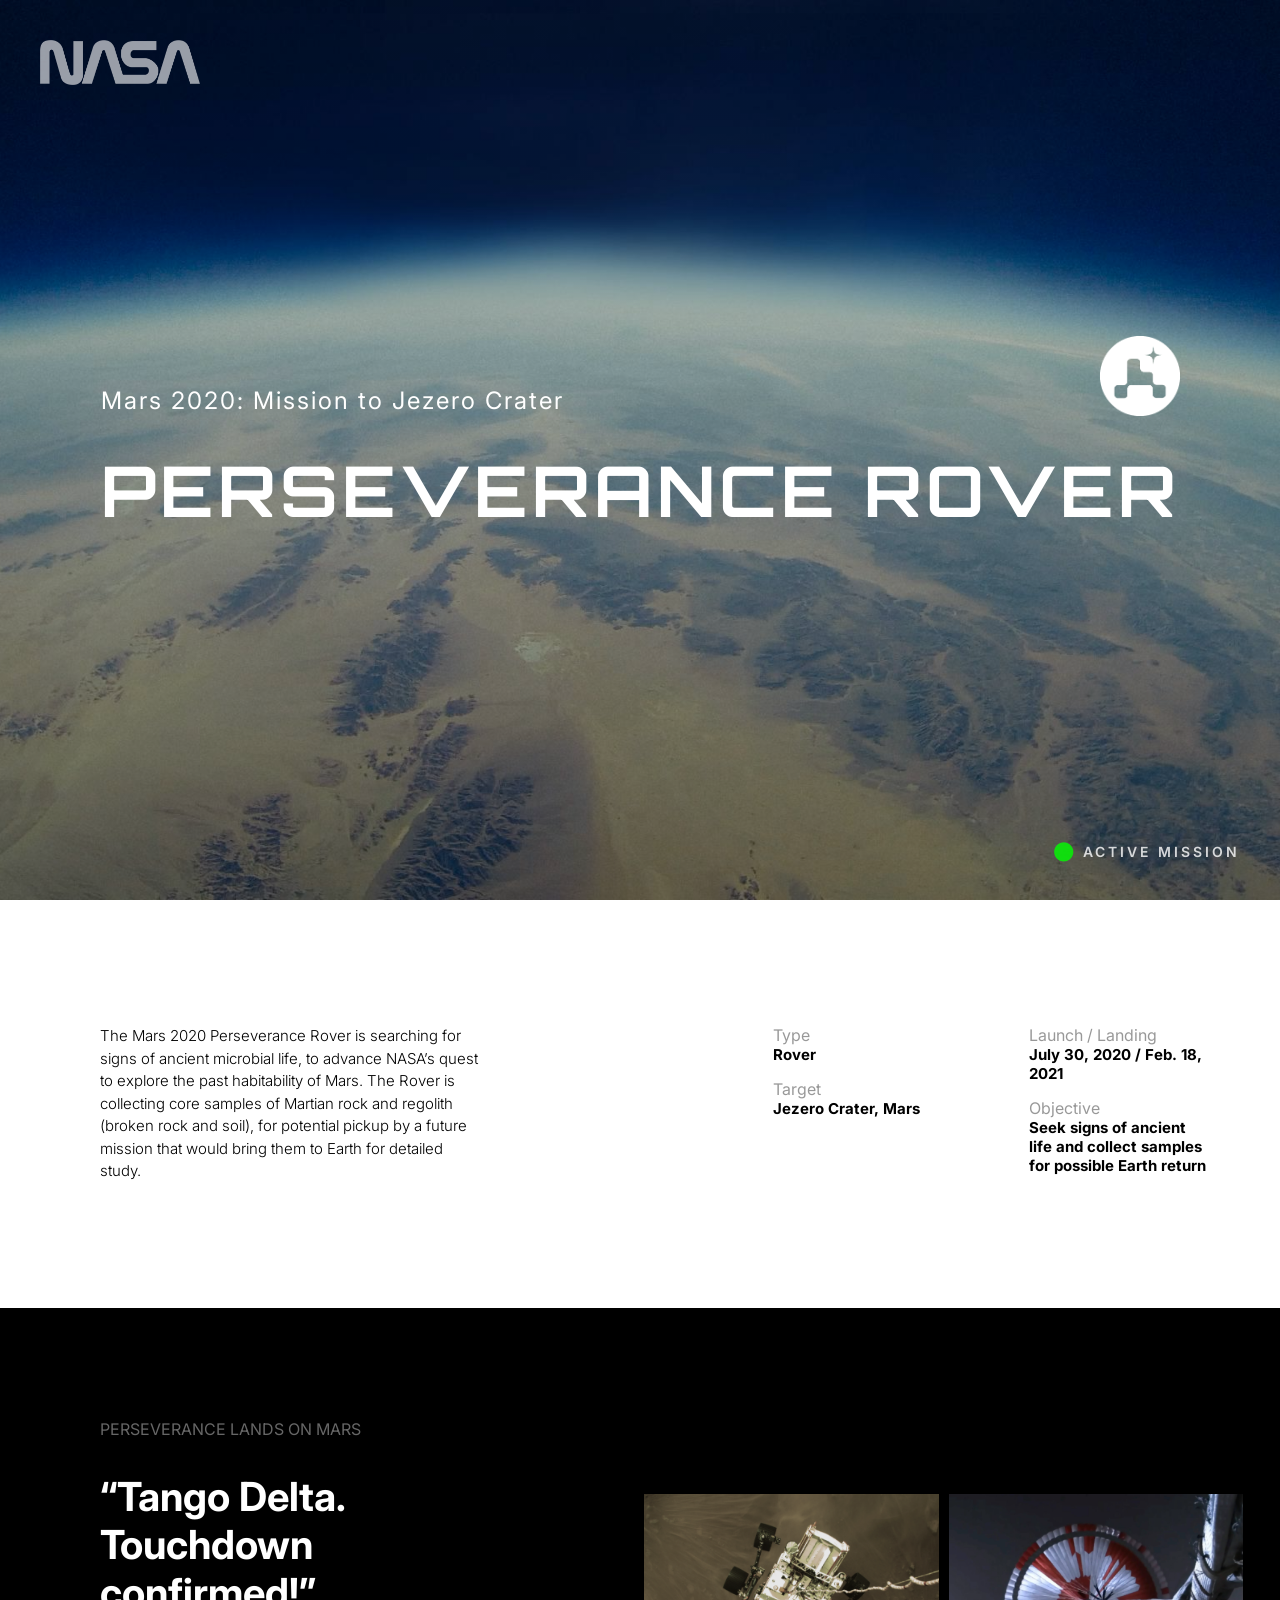
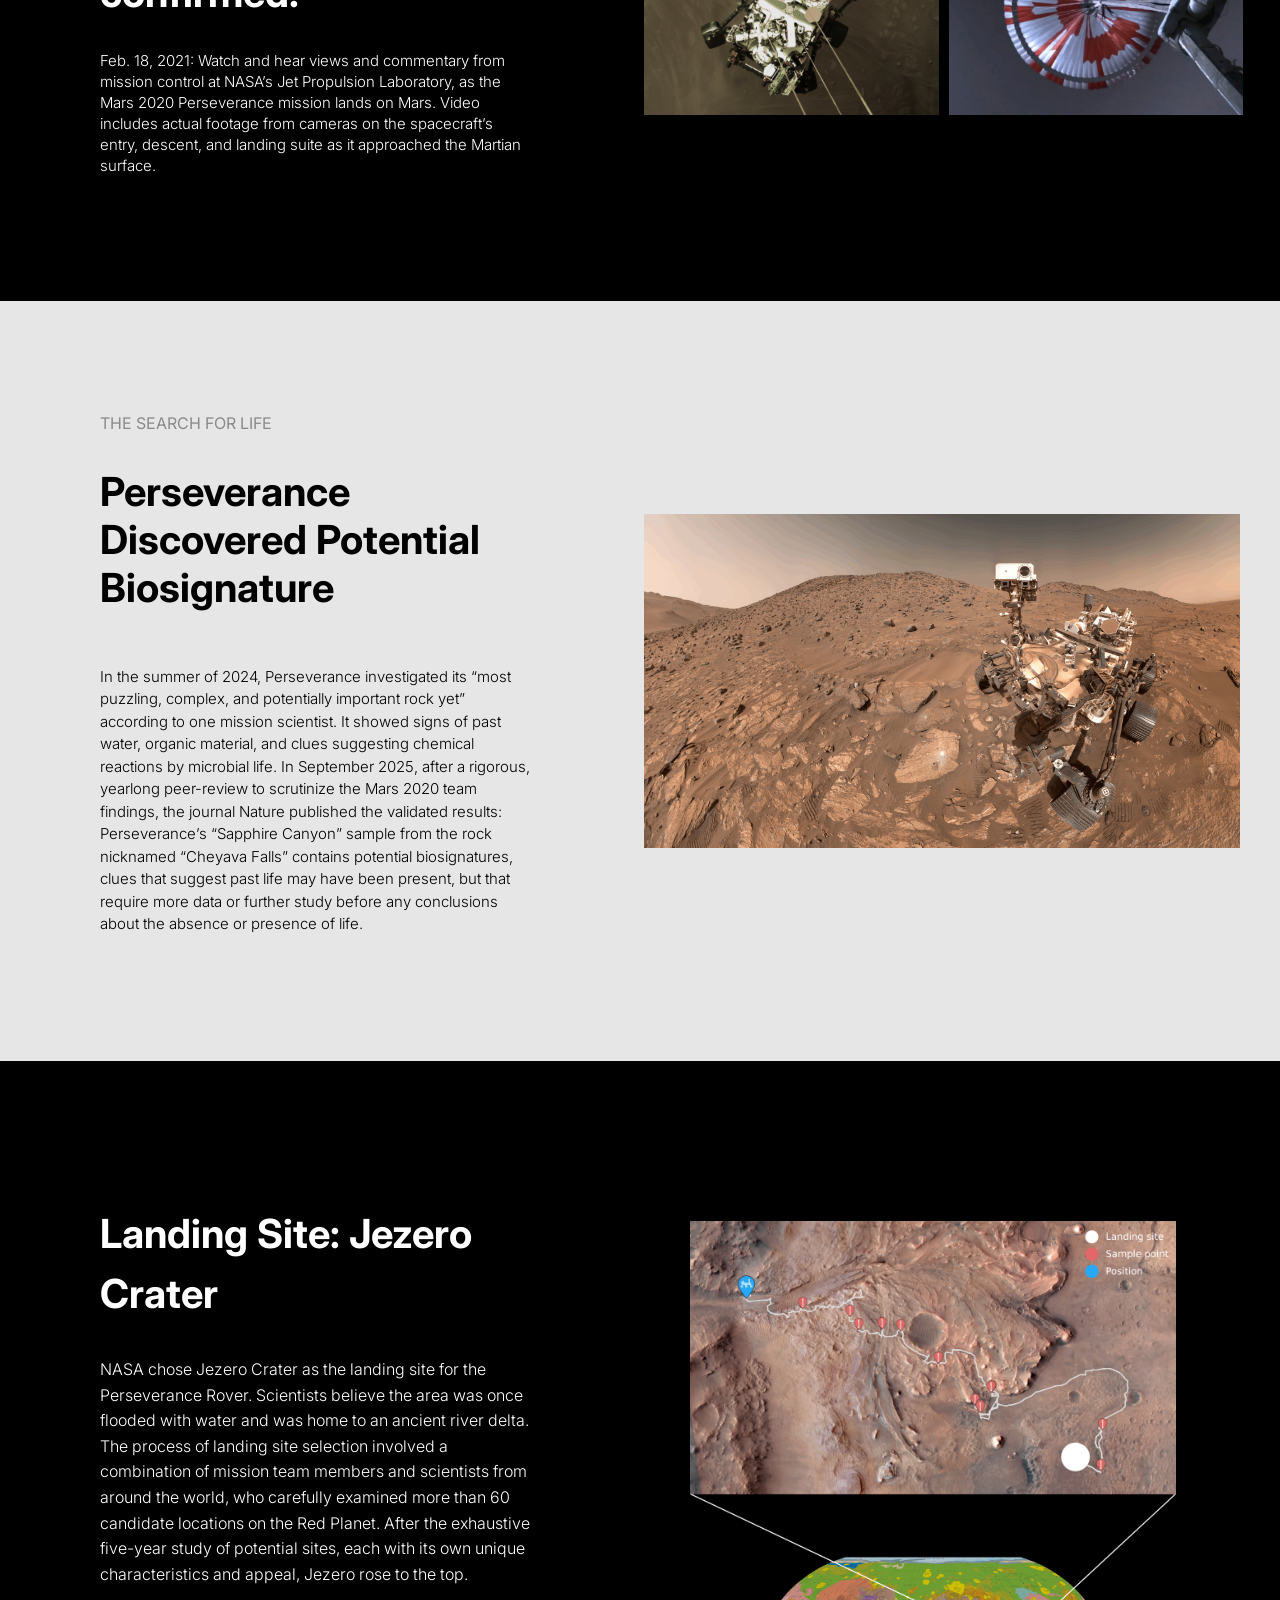
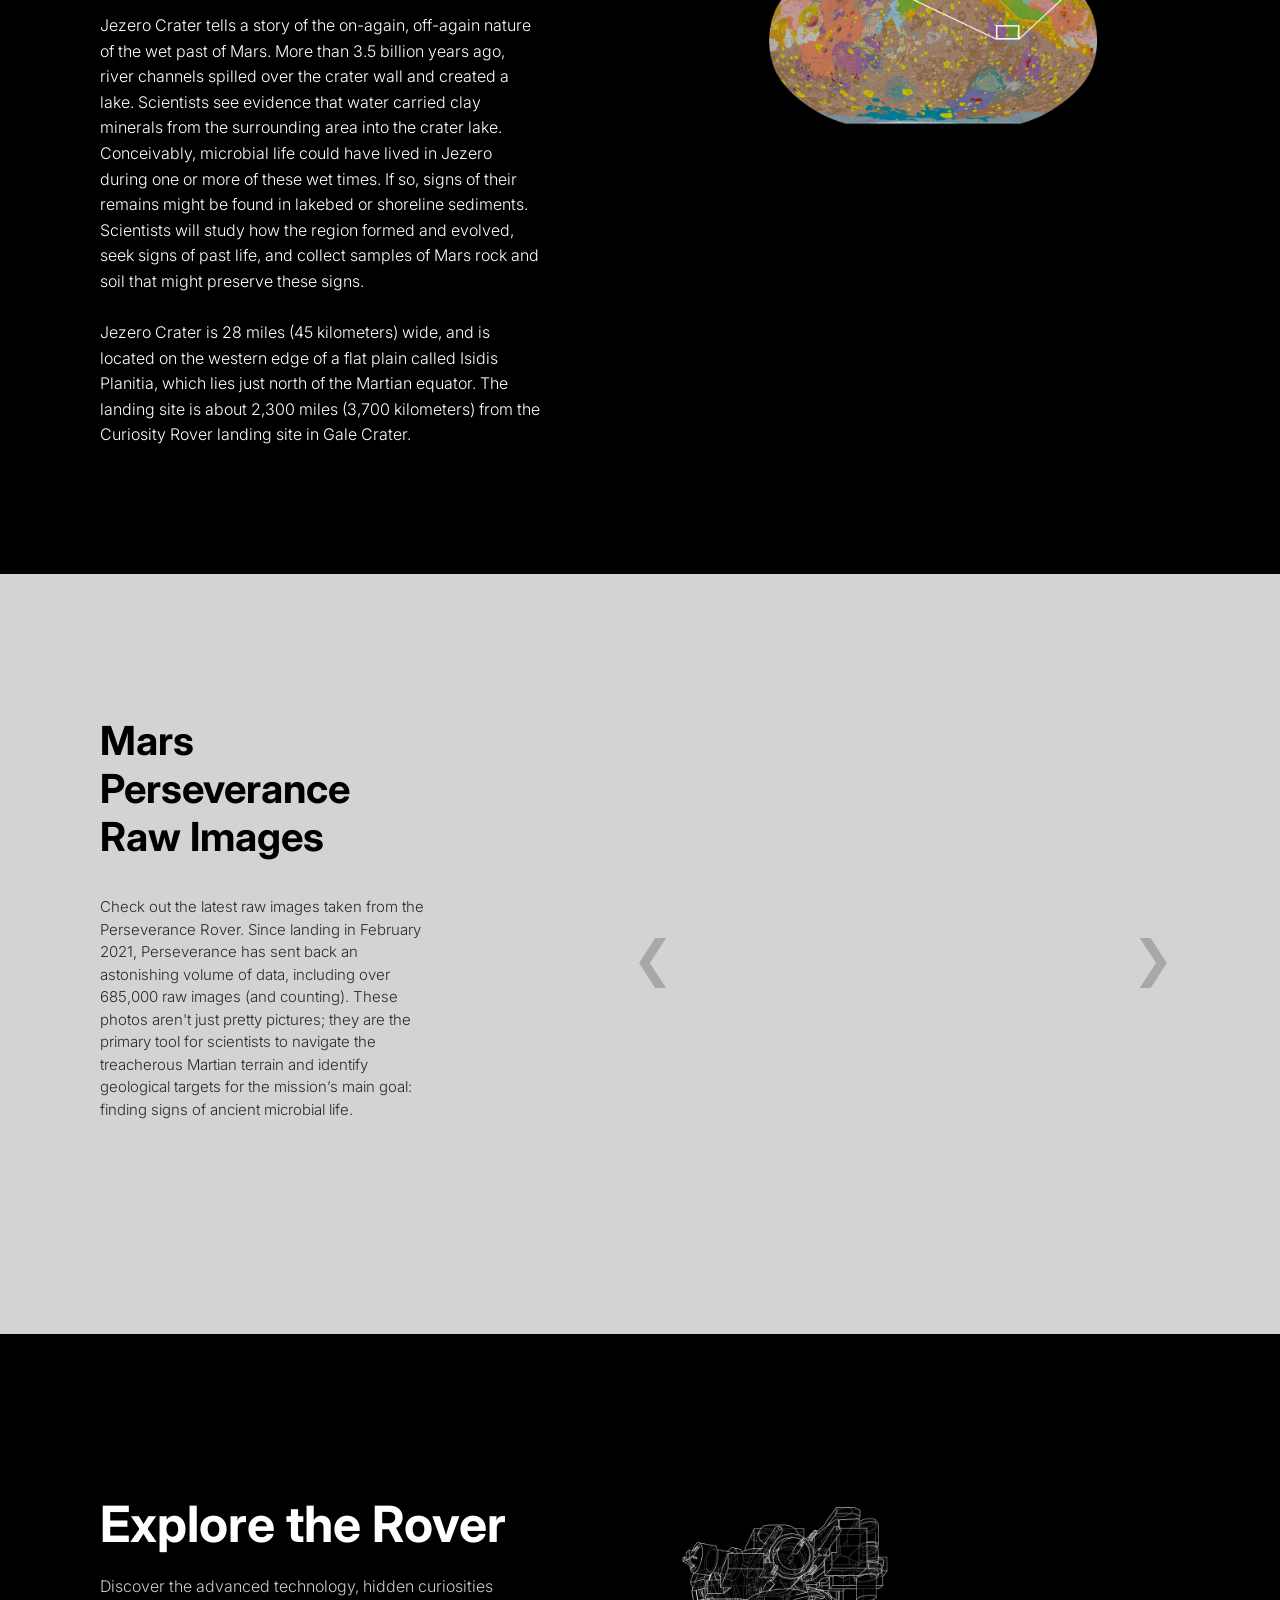
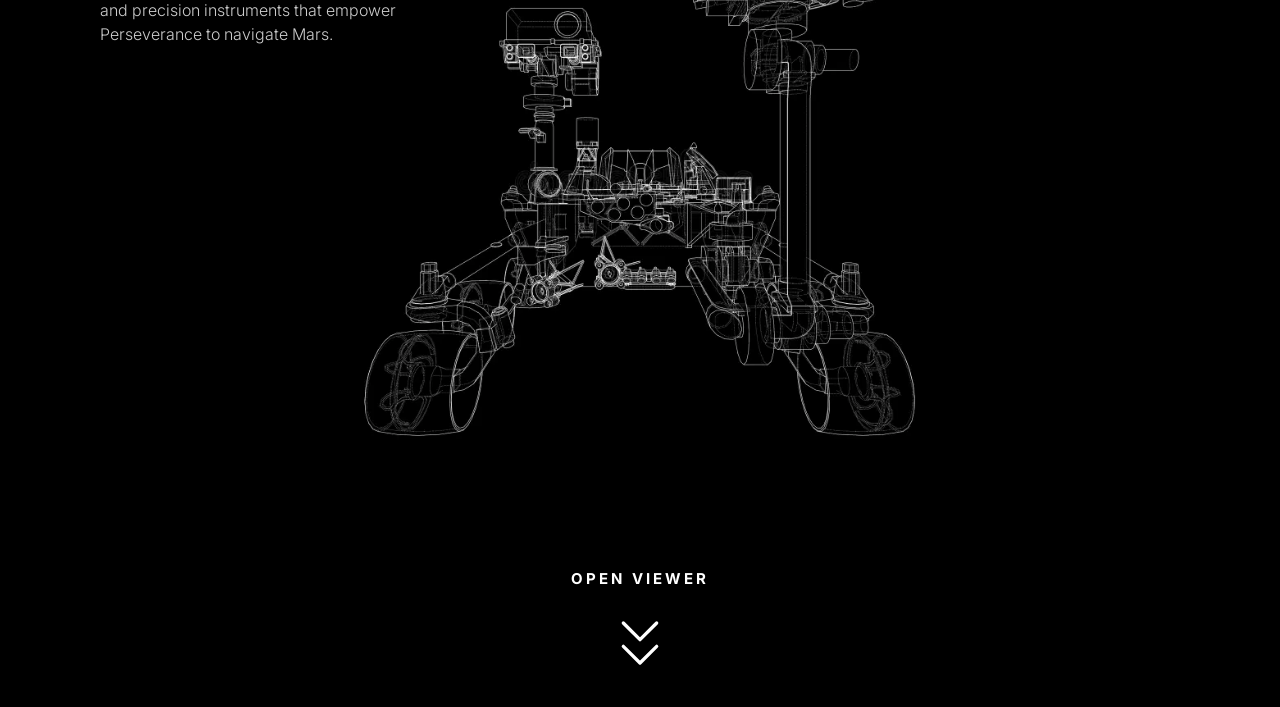
<file: index.html>
<!DOCTYPE html>
<html lang="it">

<head>
    <meta charset="UTF-8">
    <meta name="viewport" content="width=device-width, initial-scale=1.0">
    <title>NASA - Perseverance Rover</title>
    <link rel="icon" type="image/x-icon" href="assets/nasa_logo2.png">
    <link rel="preconnect" href="https://fonts.googleapis.com">
    <link rel="preconnect" href="https://fonts.gstatic.com" crossorigin>
    <link href="https://fonts.googleapis.com/css2?family=Inter:wght@300;400;700;900&family=Orbitron:wght@700&display=swap" rel="stylesheet">
    <link rel="stylesheet" href="css/style.css">
</head>

<body>
    <div id="load-overlay"></div>
    <div id="curtain">
        <div class="marte-section" id="marte-bg">
            <img src="assets/nasa_logo.png" class="logo-nasa">
            <div class="landing-content">
                <div style="display: flex; justify-content: space-between;">
                    <h2>Mars 2020: Mission to Jezero Crater</h2>
                    <img src="assets/mission_logo.png" class="logo-mission">
                </div>
                <h1>PERSEVERANCE ROVER</h1>
            </div>
            <div class="active-mission-label">
                <a style="color: rgb(0, 255, 0); animation: pulsate 3s infinite ease-in-out;">⬤</a>
                Active Mission
            </div>
        </div>
        <div class="black-section">
            <div class="info-columns" style="background-color: white; color: black; width: 100%; display: flex;">
                <div
                    style="flex: 0 0 44%; box-sizing: border-box; padding: 50px 80px 50px 100px; line-height: 1.5; margin-right: 100px;">
                    <p>The Mars 2020 Perseverance Rover is searching for signs of ancient microbial life, to advance
                        NASA’s quest to explore the past habitability of Mars. The Rover is collecting core samples of
                        Martian rock and regolith (broken rock and soil), for potential pickup by a future mission that
                        would bring them to Earth for detailed study.</p>
                </div>
                <div style="flex: 0 0 20%; box-sizing: border-box; padding: 50px 40px; margin-left: 70px;">
                    <p style="font-weight: bold;"><strong
                            style="font-size: 16px; opacity: 0.4; font-weight: normal;">Type</strong><br>Rover
                    </p>
                    <p style="font-weight: bold;"><strong
                            style="font-size: 16px; opacity: 0.4; font-weight: normal;">Target</strong><br>Jezero
                        Crater, Mars</p>
                </div>
                <div style="flex: 0 0 25%; box-sizing: border-box; padding: 50px 100px 50px 40px;">
                    <p style="font-weight: bold;"><strong
                            style="font-size: 16px; opacity: 0.4; font-weight: normal;">Launch
                            /
                            Landing</strong><br>July 30, 2020 / Feb. 18, 2021</p>
                    <p style="font-weight: bold;"><strong
                            style="font-size: 16px; opacity: 0.4; font-weight: normal;">Objective</strong><br>Seek
                        signs of ancient life and collect samples for possible Earth return</p>
                </div>
            </div>
            <div class="info-columns" style="background-color: black; color: white; width: 100%; display: flex;">
                <div style="flex: 0 0 48%; box-sizing: border-box; padding: 50px 80px 50px 100px; line-height: 1.4;">
                    <strong
                        style="text-transform: uppercase; font-size: 16px; opacity: 0.4; font-weight: normal;">Perseverance
                        Lands on Mars</strong>
                    <h2 style="font-size: 40px !important; line-height: 1.2;">“Tango Delta.<br>
                        Touchdown confirmed!”</h2>
                    <p>Feb. 18, 2021: Watch and hear views and commentary from mission control at NASA’s Jet Propulsion
                        Laboratory, as the Mars 2020 Perseverance mission lands on Mars. Video includes actual footage
                        from cameras on the spacecraft’s entry, descent, and landing suite as it approached the Martian
                        surface.</p>
                </div>
                <div
                    style="display: flex; flex: 0 0 23%; box-sizing: border-box; padding: 50px 0px; margin-left: 30px; align-items: center; gap: 10px;">
                    <img src="assets/Landing1.png" alt="" style="width: 100%; height: auto; object-fit: contain;">
                    <img src="assets/Landing2.png" alt="" style="width: 100%; height: auto; object-fit: contain;">
                </div>
            </div>
            <div class="info-columns"
                style="background-color: rgb(230, 230, 230); color: black; width: 100%; display: flex;">
                <div style="flex: 0 0 48%; box-sizing: border-box; padding: 50px 80px 50px 100px; line-height: 1.5;">
                    <strong style="text-transform: uppercase; font-size: 16px; opacity: 0.4; font-weight: normal;">the
                        search for life</strong>
                    <h2 style="font-size: 40px !important; line-height: 1.2; padding-bottom: 20px;">Perseverance
                        Discovered Potential
                        Biosignature</h2>
                    <p>In the summer of 2024, Perseverance investigated its “most puzzling, complex, and potentially
                        important rock yet” according to one mission scientist. It showed signs of past water, organic
                        material, and clues suggesting chemical reactions by microbial life. In September 2025, after a
                        rigorous, yearlong peer-review to scrutinize the Mars 2020 team findings, the journal Nature
                        published the validated results: Perseverance’s “Sapphire Canyon” sample from the rock nicknamed
                        “Cheyava Falls” contains potential biosignatures, clues that suggest past life may have been
                        present, but that require more data or further study before any conclusions about the absence or
                        presence of life.</p>
                </div>
                <div
                    style="display: flex; flex: 0 0 46.5%; box-sizing: border-box; padding: 50px 0px; margin-left: 30px; align-items: center; gap: 10px;">
                    <img src="assets/Biosignature.gif" alt="" style="width: 100%; height: auto; object-fit: contain;">
                </div>
            </div>
            <div class="info-columns" style="background-color: black; color: white; width: 100%; display: flex;">
                <div style="flex: 0 0 50%; box-sizing: border-box; padding: 50px 100px 50px 100px; line-height: 1.6;">
                    <h2 style="font-size: 40px !important; line-height: 1.5;">Landing Site: Jezero Crater</h2>
                    <p style="font-size: 16px; line-height: 1.6;">
                        NASA chose Jezero Crater as the landing site for the Perseverance Rover. Scientists believe the
                        area was once flooded with water and was home to an ancient river delta. The process of landing
                        site selection involved a combination of mission team members and scientists from around the
                        world, who carefully examined more than 60 candidate locations on the Red Planet. After the
                        exhaustive five-year study of potential sites, each with its own unique characteristics and
                        appeal, Jezero rose to the top.
                        <br><br>
                        Jezero Crater tells a story of the on-again, off-again nature of the wet past of Mars. More than
                        3.5 billion years ago, river channels spilled over the crater wall and created a lake.
                        Scientists see evidence that water carried clay minerals from the surrounding area into the
                        crater lake. Conceivably, microbial life could have lived in Jezero during one or more of these
                        wet times. If so, signs of their remains might be found in lakebed or shoreline sediments.
                        Scientists will study how the region formed and evolved, seek signs of past life, and collect
                        samples of Mars rock and soil that might preserve these signs.
                        <br><br>
                        Jezero Crater is 28 miles (45 kilometers) wide, and is located on the western edge of a flat
                        plain called Isidis Planitia, which lies just north of the Martian equator. The landing site is
                        about 2,300 miles (3,700 kilometers) from the Curiosity Rover landing site in Gale Crater.</p>
                </div>
                <div
                    style="flex: 0 0 50%; box-sizing: border-box; padding: 50px 50px; align-items: center; gap: 10px; margin-top: 50px;">
                    <img src="assets/Landingsite.png" alt="" style="width: 90%; height: auto; object-fit: contain;">
                </div>
            </div>
            <div class="info-columns"
                style="background-color: lightgrey; color: black; width: 100%; display: flex; flex-wrap: wrap; align-items: flex-start; padding-bottom: 150px;">
                <div
                    style="flex: 1 1 30%; box-sizing: border-box; display: flex; flex-direction: column;  padding-left: 100px; padding-top: 50px; margin-right: 100px;">
                    <h2 style="font-size: 40px !important; line-height: 1.2; margin-bottom: 20px;">Mars
                        Perseverance<br>Raw
                        Images</h2>
                    <p style="line-height: 1.5; color: black; opacity: 0.8;">Check out the latest raw images taken
                        from the Perseverance Rover. Since landing in February 2021, Perseverance has sent back an
                        astonishing volume of data, including over 685,000 raw images (and counting).
                        These photos aren't just pretty pictures; they are the primary tool for scientists to navigate
                        the treacherous Martian terrain and identify geological targets for the mission’s main goal:
                        finding signs of ancient microbial life.</p>
                </div>
                <div
                    style="flex: 1 1 40%; display: flex; align-items: center; justify-content: center; padding-top: 100px; padding-left: 100px; padding-right: 100px;">
                    <button onclick="prevPage()"
                        style="background: none; border: none; color: black; font-size: 50px; cursor: pointer;; z-index: 10; opacity: 0.2;">&#10094;</button>

                    <div id="photo-grid"
                        style="display: grid; grid-template-columns: 1fr; grid-template-rows: 450px; width: 100%; max-width: 900px;">
                    </div>

                    <button onclick="nextPage()"
                        style="background: none; border: none; color: black; font-size: 50px; cursor: pointer; z-index: 10; opacity: 0.2;">&#10095;</button>
                </div>
            </div>
            <div class="info-columns" style="background-image: url('assets/Rover-blueprint.png');
            background-color: black; 
            margin-top: 100px;
            background-repeat: no-repeat;  
            background-position: bottom center; 
            background-size: contain;           
            display: flex; 
            flex-direction: column; 
            align-items: flex-start;
            width: 100%; 
            min-height: 80vh;
            padding: 60px 100px; 
            box-sizing: border-box;
            margin-bottom: 0;">
                <div style="max-width: 500px;">
                    <h2
                        style="font-size: 50px !important; line-height: 1.2; margin-bottom: 20px; color: white; margin-top: 0; font-weight: bold;">
                        Explore the Rover
                    </h2>
                    <p
                        style="max-width: 400px; line-height: 1.5; color: white; opacity: 0.8; font-size: 16px; margin: 0;">
                        Discover the advanced technology, hidden curiosities and precision instruments that empower
                        Perseverance to navigate Mars.
                    </p>
                </div>
            </div>
            <div id="scroll-arrow">
                <p
                    style="margin-bottom: 15px; font-size: 15px; letter-spacing: 3px; text-transform: uppercase; font-weight: 700;">
                    OPEN VIEWER</p>
                <svg viewBox="0 0 24 24" fill="none" stroke="currentColor" stroke-width="1" stroke-linecap="round"
                    stroke-linejoin="round">
                    <path d="M7 13l5 5 5-5M7 6l5 5 5-5" />
                </svg>
            </div>
        </div>
    </div>
</body>
<script src="javascript/script.js"></script>

</html>
</file>
<file: css/style.css>
body,
        html {
            margin: 0;
            padding: 0;
            width: 100%;
            height: 100%;
            background-color: #ffffff;
            font-family: 'Inter', sans-serif;
            overflow: hidden;
        }

        #curtain {
            position: absolute;
            top: 0;
            left: 0;
            width: 100%;
            height: auto;
            background-color: #000;
            z-index: 3000;
            will-change: transform;
            transition: transform 0s;
        }

        #curtain,
        .marte-section {
            backface-visibility: hidden;
            perspective: 1000px;
            transform: translateZ(0);
        }

        .logo-nasa {
            position: absolute;
            top: 40px;
            left: 40px;
            width: 160px;
            height: auto;
            z-index: 3010;
            opacity: 0.6;
            cursor: default !important;
        }

        .logo-mission {
            position: relative;
            bottom: 30px;
            right: 0px;
            width: 80px;
            height: auto;
            z-index: 3010;
            opacity: 1;
            cursor: default !important;
        }

        .active-mission-label {
            position: absolute;
            bottom: 40px;
            right: 40px;
            font-size: 14px;
            letter-spacing: 3px;
            text-transform: uppercase;
            font-weight: 600;
            opacity: 0.8;
            color: white;
        }

        .marte-section {
            position: relative;
            height: 100vh;
            background: linear-gradient(rgba(0, 0, 0, 0.2), rgba(0, 0, 0, 0.5)),
                url('../assets/marte1.jpg') no-repeat center center;
            background-size: cover;
            display: flex;
            justify-content: center;
            align-items: center;
            color: white;
            text-align: left;
        }

        .black-section {
            height: auto;
            min-height: 100vh;
            background-color: #000000;
            display: flex;
            flex-direction: column;
            align-items: center;
            color: white;
            box-sizing: border-box;
        }

        .info-columns {
            display: flex;
            max-width: 100%;
            text-align: left;
            padding: 60px 100px 60px 100px;
        }

        .info-columns div {
            flex: 1;
        }

        .info-columns p {
            font-size: 15px;
            font-weight: 300;
        }

        .curtain-exit {
            transition: transform 1.8s cubic-bezier(0.85, 0, 0.15, 1) !important;
            transform: translateY(-110%) !important;
        }

        .landing-content h2 {
            font-weight: 400;
            letter-spacing: 2px;
        }

        .landing-content h1 {
            font-family: 'Orbitron', sans-serif;
            font-size: 70px;
            margin: 0;
            display: inline-block;
            transform: scale(1, 1);
            transform-origin: left;
            letter-spacing: 4px;
            font-weight: 700;
            text-transform: uppercase;
        }

        #scroll-arrow {
            cursor: pointer;
            color: white;
            text-align: center;
            animation: bounce 2s infinite;
            margin-bottom: 20px;
        }

        #scroll-arrow svg {
            width: 80px;
            height: 80px;
        }

        @keyframes bounce {

            0%,
            20%,
            50%,
            80%,
            100% {
                transform: translateY(0);
            }

            40% {
                transform: translateY(-15px);
            }

            60% {
                transform: translateY(-7px);
            }
        }

        .fade-out {
            opacity: 0;
            transition: opacity 0.8s;
        }

        #load-overlay {
            position: fixed;
            top: 0;
            left: 0;
            width: 100%;
            height: 100%;
            background-color: #000000;
            opacity: 1;
            transition: opacity 0.8s ease;
            pointer-events: none;
            z-index: 4000;
        }

        #load-overlay.fade-out {
            opacity: 0;
            pointer-events: none;
        }

        @keyframes pulsate {
            0% {
                opacity: 1;
            }

            50% {
                opacity: 0.2;
            }

            100% {
                opacity: 1;
            }
        }
</file>
